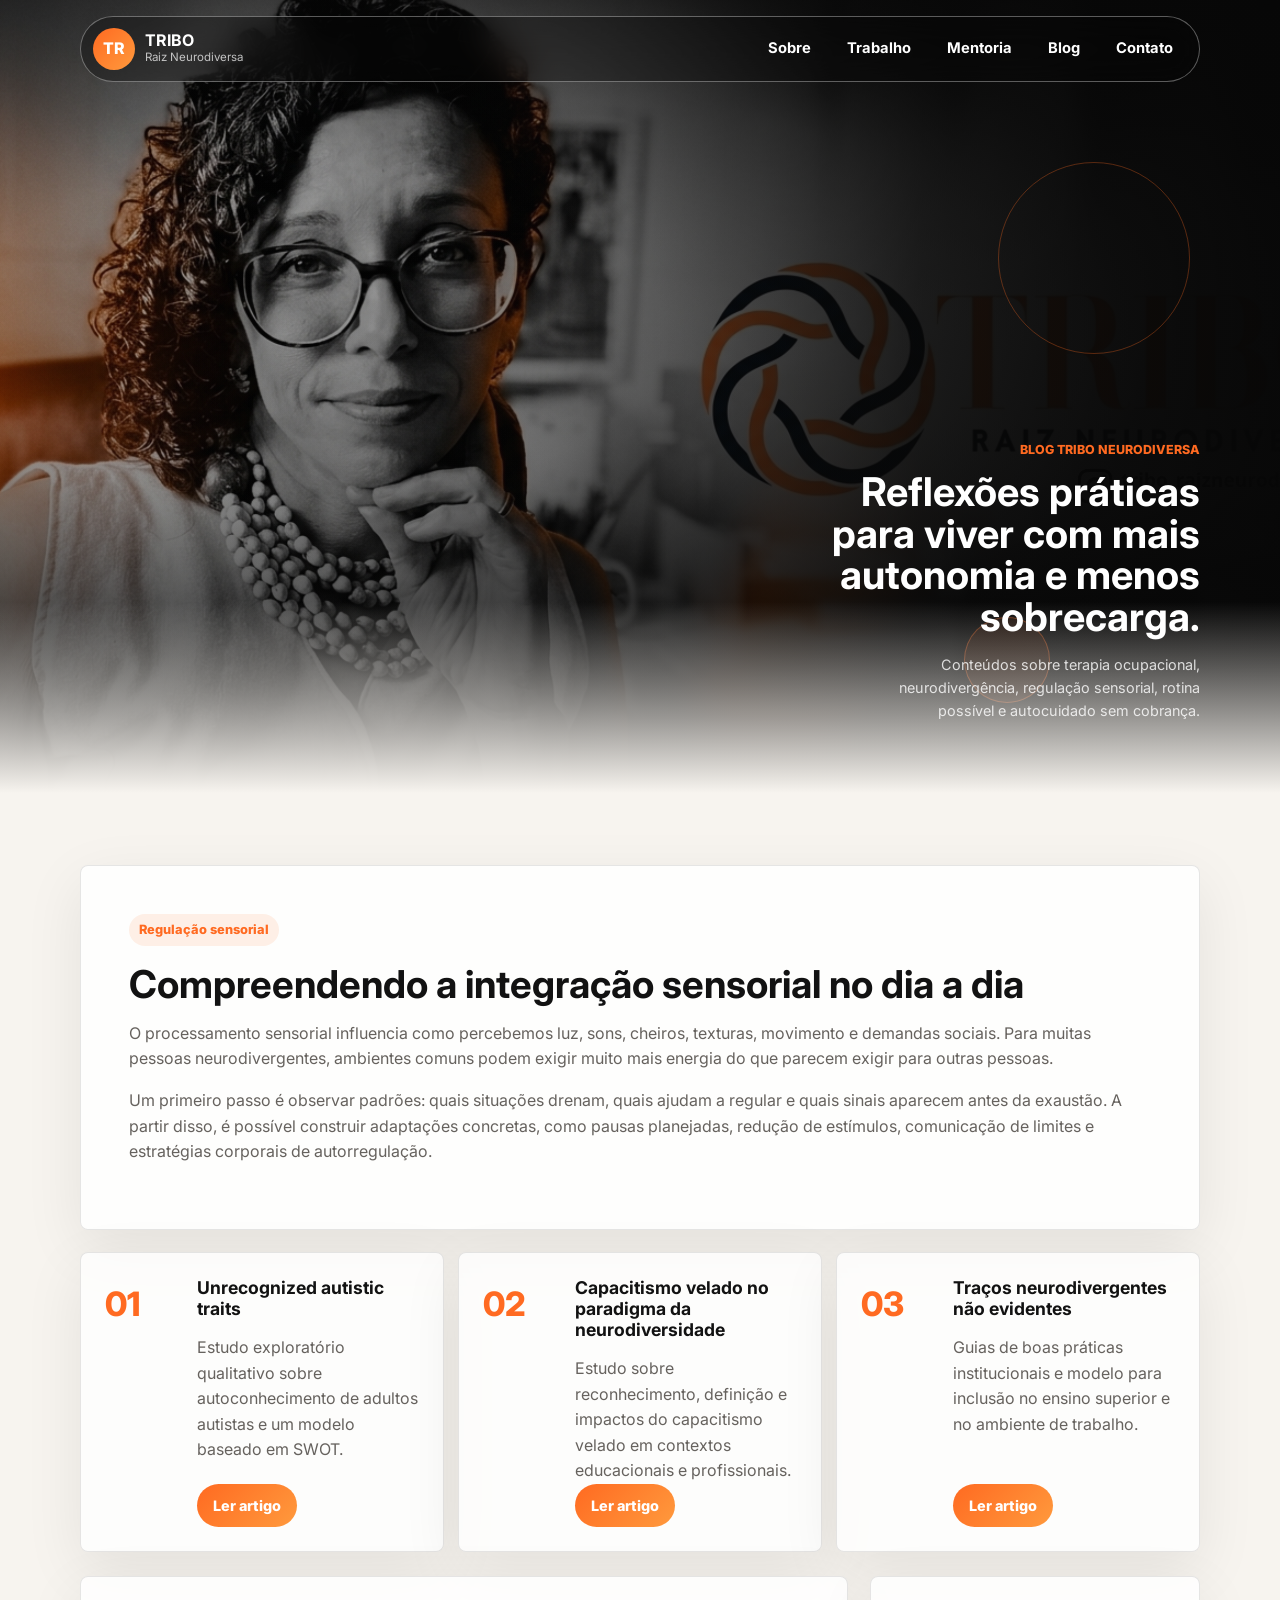
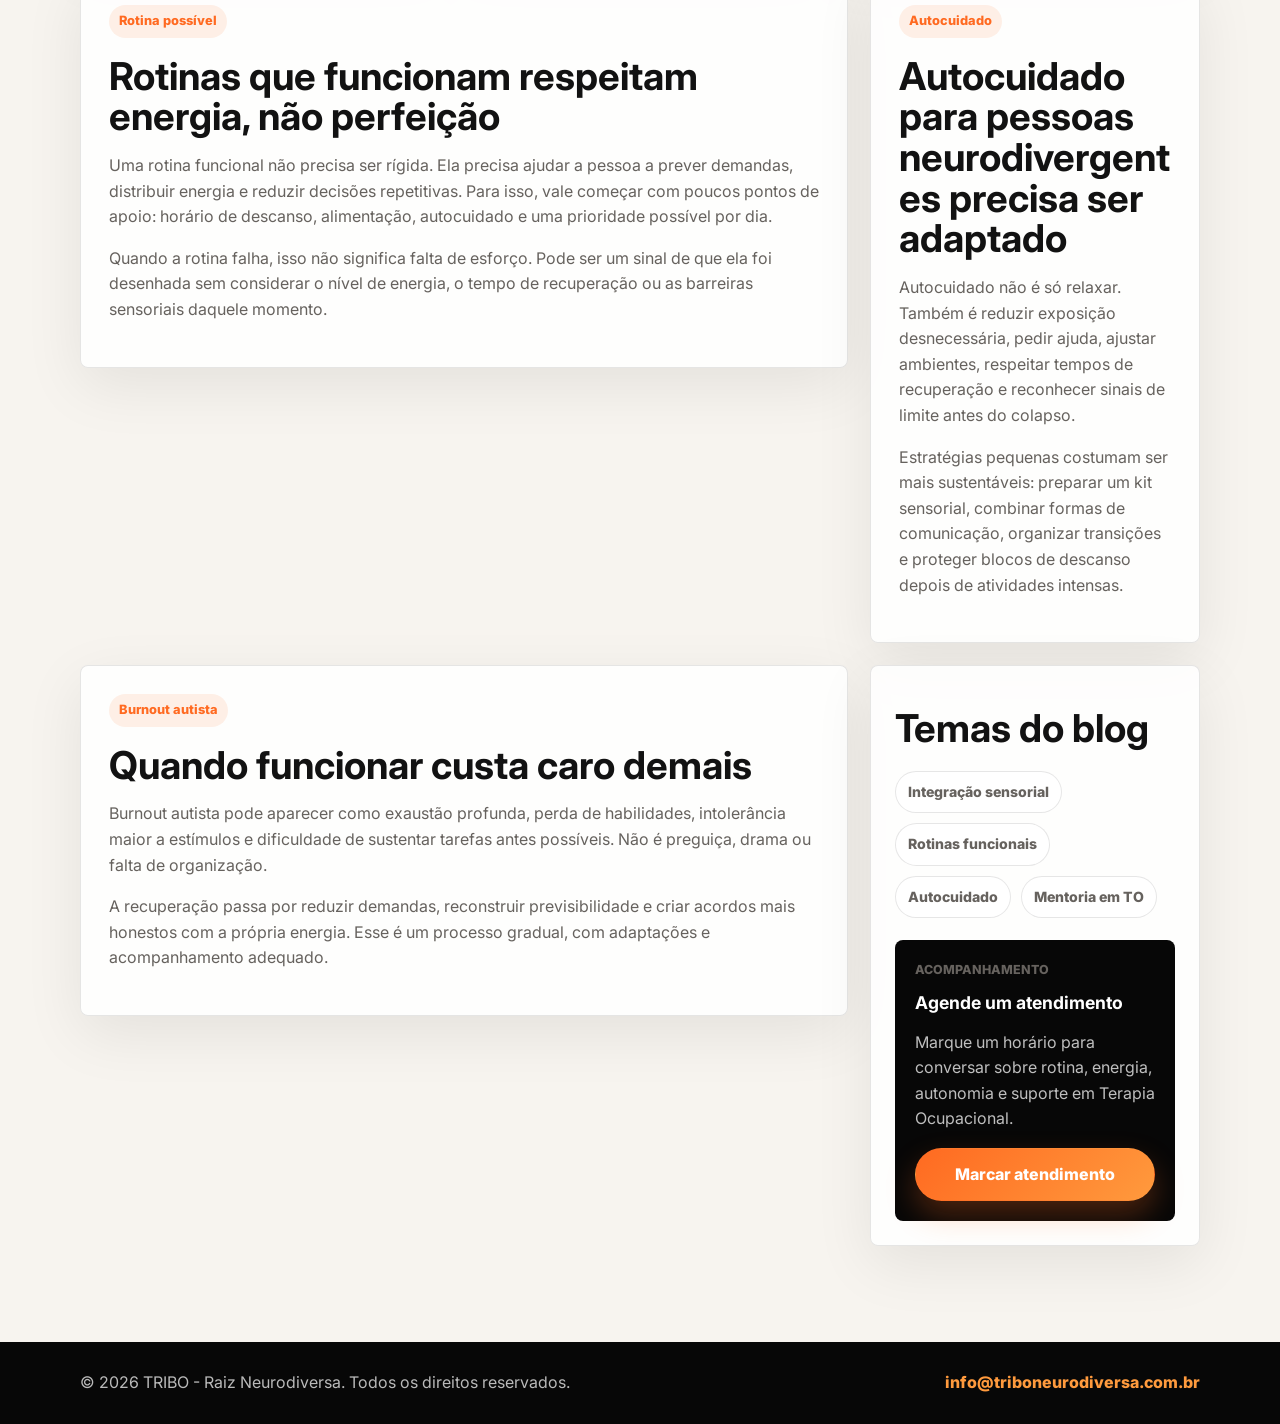
<file: blog.html>
<!DOCTYPE html>
<html lang="pt-BR">
  <head>
    <meta charset="UTF-8" />
    <meta name="viewport" content="width=device-width, initial-scale=1.0" />
    <meta
      name="description"
      content="Blog TRIBO Raiz Neurodiversa com artigos sobre terapia ocupacional, neurodivergência, rotina, autocuidado e regulação sensorial."
    />
    <title>Blog | TRIBO Raiz Neurodiversa</title>
    <link rel="preconnect" href="https://fonts.googleapis.com" />
    <link rel="preconnect" href="https://fonts.gstatic.com" crossorigin />
    <link
      href="https://fonts.googleapis.com/css2?family=Inter:wght@400;500;600;700;800&display=swap"
      rel="stylesheet"
    />
    <link rel="stylesheet" href="styles.css" />
  </head>
  <body>
    <header class="site-header" data-header>
      <a class="brand" href="index.html#inicio" aria-label="TRIBO Raiz Neurodiversa">
        <span class="brand-mark">TR</span>
        <span>
          <strong>TRIBO</strong>
          <small>Raiz Neurodiversa</small>
        </span>
      </a>

      <button class="menu-toggle" type="button" aria-label="Abrir menu" aria-expanded="false" data-menu-toggle>
        <span></span>
        <span></span>
      </button>

      <nav class="main-nav" data-nav>
        <a href="index.html#sobre">Sobre</a>
        <a href="index.html#trabalho">Trabalho</a>
        <a href="index.html#mentoria">Mentoria</a>
        <a href="blog.html">Blog</a>
        <a href="index.html#contato">Contato</a>
      </nav>
    </header>

    <main>
      <section class="blog-hero">
        <div class="blog-hero-bg" aria-hidden="true"></div>
        <div class="blog-hero-content reveal">
          <p class="eyebrow">Blog TRIBO Neurodiversa</p>
          <h1>Reflexões práticas para viver com mais autonomia e menos sobrecarga.</h1>
          <p>
            Conteúdos sobre terapia ocupacional, neurodivergência, regulação sensorial,
            rotina possível e autocuidado sem cobrança.
          </p>
        </div>
      </section>

      <section class="section blog-page">
        <article class="featured-article reveal" id="integracao-sensorial">
          <span class="tag">Regulação sensorial</span>
          <h2>Compreendendo a integração sensorial no dia a dia</h2>
          <p>
            O processamento sensorial influencia como percebemos luz, sons, cheiros, texturas,
            movimento e demandas sociais. Para muitas pessoas neurodivergentes, ambientes comuns
            podem exigir muito mais energia do que parecem exigir para outras pessoas.
          </p>
          <p>
            Um primeiro passo é observar padrões: quais situações drenam, quais ajudam a regular
            e quais sinais aparecem antes da exaustão. A partir disso, é possível construir
            adaptações concretas, como pausas planejadas, redução de estímulos, comunicação de
            limites e estratégias corporais de autorregulação.
          </p>
        </article>

        <div class="blog-list article-links scientific-links">
          <a class="post reveal" href="https://www.researchgate.net/publication/393886151_Unrecognized_autistic_traits_a_qualitative_exploratory_study_toward_a_SWOT-based_model_for_autistic_adult_self-awareness" target="_blank" rel="noreferrer">
            <span>01</span>
            <div>
              <h3>Unrecognized autistic traits</h3>
              <p>Estudo exploratório qualitativo sobre autoconhecimento de adultos autistas e um modelo baseado em SWOT.</p>
              <span class="read-link">Ler artigo</span>
            </div>
          </a>
          <a class="post reveal" href="https://preprints.scielo.org/index.php/scielo/preprint/view/12114" target="_blank" rel="noreferrer">
            <span>02</span>
            <div>
              <h3>Capacitismo velado no paradigma da neurodiversidade</h3>
              <p>Estudo sobre reconhecimento, definição e impactos do capacitismo velado em contextos educacionais e profissionais.</p>
              <span class="read-link">Ler artigo</span>
            </div>
          </a>
          <a class="post reveal" href="https://preprints.scielo.org/index.php/scielo/preprint/view/12091" target="_blank" rel="noreferrer">
            <span>03</span>
            <div>
              <h3>Traços neurodivergentes não evidentes</h3>
              <p>Guias de boas práticas institucionais e modelo para inclusão no ensino superior e no ambiente de trabalho.</p>
              <span class="read-link">Ler artigo</span>
            </div>
          </a>
        </div>

        <div class="blog-page-grid">
          <article class="article-card reveal" id="rotinas">
            <span class="tag">Rotina possível</span>
            <h2>Rotinas que funcionam respeitam energia, não perfeição</h2>
            <p>
              Uma rotina funcional não precisa ser rígida. Ela precisa ajudar a pessoa a prever
              demandas, distribuir energia e reduzir decisões repetitivas. Para isso, vale começar
              com poucos pontos de apoio: horário de descanso, alimentação, autocuidado e uma
              prioridade possível por dia.
            </p>
            <p>
              Quando a rotina falha, isso não significa falta de esforço. Pode ser um sinal de que
              ela foi desenhada sem considerar o nível de energia, o tempo de recuperação ou as
              barreiras sensoriais daquele momento.
            </p>
          </article>

          <article class="article-card reveal" id="autocuidado" style="--delay: 90ms">
            <span class="tag">Autocuidado</span>
            <h2>Autocuidado para pessoas neurodivergentes precisa ser adaptado</h2>
            <p>
              Autocuidado não é só relaxar. Também é reduzir exposição desnecessária, pedir ajuda,
              ajustar ambientes, respeitar tempos de recuperação e reconhecer sinais de limite
              antes do colapso.
            </p>
            <p>
              Estratégias pequenas costumam ser mais sustentáveis: preparar um kit sensorial,
              combinar formas de comunicação, organizar transições e proteger blocos de descanso
              depois de atividades intensas.
            </p>
          </article>

          <article class="article-card reveal" style="--delay: 180ms">
            <span class="tag">Burnout autista</span>
            <h2>Quando funcionar custa caro demais</h2>
            <p>
              Burnout autista pode aparecer como exaustão profunda, perda de habilidades,
              intolerância maior a estímulos e dificuldade de sustentar tarefas antes possíveis.
              Não é preguiça, drama ou falta de organização.
            </p>
            <p>
              A recuperação passa por reduzir demandas, reconstruir previsibilidade e criar
              acordos mais honestos com a própria energia. Esse é um processo gradual, com
              adaptações e acompanhamento adequado.
            </p>
          </article>

          <aside class="blog-sidebar reveal" style="--delay: 220ms">
            <h2>Temas do blog</h2>
            <div class="category-list">
              <a href="#integracao-sensorial">Integração sensorial</a>
              <a href="#rotinas">Rotinas funcionais</a>
              <a href="#autocuidado">Autocuidado</a>
              <a href="index.html#mentoria">Mentoria em TO</a>
            </div>
            <div class="sidebar-cta">
              <p class="eyebrow">Acompanhamento</p>
              <h3>Agende um atendimento</h3>
              <p>Marque um horário para conversar sobre rotina, energia, autonomia e suporte em Terapia Ocupacional.</p>
              <a class="btn primary" href="https://calendar.app.google/g72W9HjMRA5YWgrL8" target="_blank" rel="noreferrer">
                Marcar atendimento
              </a>
            </div>
          </aside>
        </div>
      </section>
    </main>

    <footer class="footer">
      <p>© 2026 TRIBO - Raiz Neurodiversa. Todos os direitos reservados.</p>
      <a href="mailto:info@triboneurodiversa.com.br">info@triboneurodiversa.com.br</a>
    </footer>

    <script src="script.js"></script>
  </body>
</html>
</file>
<file: styles.css>
:root {
  --black: #070707;
  --ink: #121212;
  --muted: #66625e;
  --line: rgba(18, 18, 18, 0.1);
  --paper: #f7f4ef;
  --white: #ffffff;
  --orange: #ff6a21;
  --orange-2: #ff9a3d;
  --shadow: 0 24px 70px rgba(7, 7, 7, 0.13);
  --radius: 8px;
  --container: min(1120px, calc(100% - 40px));
}

* {
  box-sizing: border-box;
}

html {
  scroll-behavior: smooth;
}

body {
  margin: 0;
  color: var(--ink);
  background: var(--paper);
  font-family: Inter, Arial, sans-serif;
  line-height: 1.6;
}

a {
  color: inherit;
  text-decoration: none;
}

button,
input,
select,
textarea {
  font: inherit;
}

.site-header {
  position: fixed;
  inset: 16px 0 auto;
  z-index: 30;
  width: var(--container);
  margin: 0 auto;
  display: flex;
  align-items: center;
  justify-content: space-between;
  padding: 10px 12px;
  border: 1px solid rgba(255, 255, 255, 0.34);
  border-radius: 999px;
  color: var(--white);
  background: rgba(7, 7, 7, 0.34);
  backdrop-filter: blur(18px);
  transition: background 0.25s ease, color 0.25s ease, box-shadow 0.25s ease;
}

.site-header.scrolled {
  color: var(--ink);
  background: rgba(255, 255, 255, 0.84);
  box-shadow: 0 14px 35px rgba(0, 0, 0, 0.08);
}

.brand {
  display: inline-flex;
  align-items: center;
  gap: 10px;
  min-width: 0;
}

.brand-mark {
  display: grid;
  place-items: center;
  width: 42px;
  height: 42px;
  border-radius: 50%;
  color: var(--white);
  background: linear-gradient(135deg, var(--orange), var(--orange-2));
  font-weight: 800;
}

.brand strong,
.brand small {
  display: block;
}

.brand strong {
  line-height: 1;
}

.brand small {
  color: currentColor;
  font-size: 0.72rem;
  opacity: 0.72;
}

.main-nav {
  display: flex;
  align-items: center;
  gap: 8px;
}

.main-nav a {
  padding: 10px 14px;
  border-radius: 999px;
  font-size: 0.92rem;
  font-weight: 700;
  transition: background 0.2s ease, transform 0.2s ease;
}

.main-nav a:hover {
  background: rgba(255, 106, 33, 0.15);
  transform: translateY(-1px);
}

.menu-toggle {
  display: none;
  width: 42px;
  height: 42px;
  border: 0;
  border-radius: 50%;
  color: inherit;
  background: rgba(255, 255, 255, 0.16);
}

.menu-toggle span {
  display: block;
  width: 18px;
  height: 2px;
  margin: 5px auto;
  background: currentColor;
}

.hero {
  position: relative;
  min-height: 86vh;
  display: grid;
  align-items: end;
  padding: 140px 0 70px;
  overflow: hidden;
  color: var(--white);
  background: var(--black);
}

.hero-bg {
  position: absolute;
  inset: 0;
  background:
    radial-gradient(circle at 74% 48%, rgba(255, 106, 33, 0.22), transparent 20%),
    linear-gradient(90deg, rgba(7, 7, 7, 0.96) 0%, rgba(7, 7, 7, 0.78) 42%, rgba(7, 7, 7, 0.58) 68%, rgba(7, 7, 7, 0.92) 100%),
    linear-gradient(180deg, rgba(7, 7, 7, 0.22), rgba(7, 7, 7, 0.88)),
    url("image.webp") 78% center / cover no-repeat,
    radial-gradient(circle at 90% 18%, rgba(255, 106, 33, 0.32), transparent 24%),
    linear-gradient(135deg, #050505 0%, #17110d 48%, #050505 100%);
  background-color: var(--black);
  transform: scale(1);
  animation: slowZoom 16s ease-in-out infinite alternate;
}

.hero-bg::before,
.hero-bg::after {
  content: "";
  position: absolute;
  border: 1px solid rgba(255, 106, 33, 0.32);
  border-radius: 50%;
  pointer-events: none;
}

.hero-bg::before {
  right: 6vw;
  top: 18vh;
  width: 230px;
  height: 230px;
}

.hero-bg::after {
  right: 13vw;
  bottom: 16vh;
  width: 110px;
  height: 110px;
  background: rgba(255, 106, 33, 0.08);
}

.hero::after {
  content: "";
  position: absolute;
  inset: auto 0 0;
  height: 30%;
  background: linear-gradient(0deg, var(--paper), rgba(247, 244, 239, 0));
}

.hero-content,
.hero-card {
  position: relative;
  z-index: 1;
  width: var(--container);
  margin: 0 auto;
}

.hero-content {
  max-width: 680px;
  margin-left: max(20px, calc((100% - 1120px) / 2));
}

.eyebrow {
  margin: 0 0 12px;
  color: var(--orange);
  font-size: 0.78rem;
  font-weight: 800;
  letter-spacing: 0;
  text-transform: uppercase;
}

h1,
h2,
h3,
p {
  overflow-wrap: break-word;
}

h1,
h2 {
  margin: 0;
  line-height: 0.98;
  letter-spacing: 0;
  hyphens: none;
}

h1 {
  max-width: 760px;
  font-size: clamp(2.8rem, 6.7vw, 5.85rem);
}

h2 {
  font-size: clamp(2.1rem, 4.8vw, 4.4rem);
}

h3 {
  margin: 0;
  font-size: 1.1rem;
  line-height: 1.2;
}

.hero-content > p:not(.eyebrow) {
  max-width: 620px;
  margin: 20px 0 0;
  color: rgba(255, 255, 255, 0.82);
  font-size: 1.08rem;
}

.hero-actions {
  display: flex;
  flex-wrap: wrap;
  gap: 12px;
  margin-top: 8px;
}

.hero-actions .btn {
  min-height: 44px;
  padding: 11px 18px;
  font-size: 0.92rem;
}

.hero-socials {
  display: grid;
  gap: 10px;
  max-width: 560px;
  margin-top: 26px;
}

.hero-socials span {
  color: rgba(255, 255, 255, 0.72);
  font-size: 0.82rem;
  font-weight: 800;
  text-transform: uppercase;
}

.hero-socials div {
  display: flex;
  flex-wrap: wrap;
  gap: 10px;
}

.hero-socials a {
  display: inline-flex;
  align-items: center;
  gap: 8px;
  min-height: 38px;
  padding: 8px 13px;
  border: 1px solid rgba(255, 255, 255, 0.2);
  border-radius: 999px;
  color: var(--white);
  background: rgba(255, 255, 255, 0.1);
  font-size: 0.88rem;
  font-weight: 800;
  transition: transform 0.2s ease, border-color 0.2s ease, background 0.2s ease;
}

.hero-socials svg {
  width: 18px;
  height: 18px;
  fill: currentColor;
  flex: 0 0 auto;
}

.hero-socials a:hover {
  border-color: rgba(255, 154, 61, 0.74);
  background: rgba(255, 106, 33, 0.18);
  transform: translateY(-2px);
}

.btn {
  display: inline-flex;
  align-items: center;
  justify-content: center;
  min-height: 48px;
  padding: 13px 20px;
  border: 1px solid transparent;
  border-radius: 999px;
  cursor: pointer;
  font-weight: 800;
  transition: transform 0.2s ease, box-shadow 0.2s ease, background 0.2s ease;
}

.btn:hover {
  transform: translateY(-2px);
}

.btn.primary {
  color: var(--white);
  background: linear-gradient(135deg, var(--orange), var(--orange-2));
  box-shadow: 0 14px 30px rgba(255, 106, 33, 0.28);
}

.btn.ghost {
  color: var(--white);
  border-color: rgba(255, 255, 255, 0.32);
  background: rgba(255, 255, 255, 0.08);
}

.btn.light {
  color: var(--ink);
  border-color: var(--line);
  background: var(--white);
}

.hero-card {
  max-width: 920px;
  margin-top: 76px;
  margin-right: auto;
  margin-left: auto;
  display: grid;
  grid-template-columns: 150px minmax(0, 1fr) minmax(220px, 0.72fr);
  gap: 24px;
  align-items: center;
  padding: 26px;
  border: 1px solid rgba(255, 255, 255, 0.28);
  border-radius: var(--radius);
  background: rgba(7, 7, 7, 0.46);
  backdrop-filter: blur(16px);
  box-shadow: var(--shadow);
}

.hero-profile-image {
  height: 150px;
  margin: 0;
  overflow: hidden;
  border: 1px solid rgba(255, 255, 255, 0.26);
  border-radius: var(--radius);
  background: rgba(255, 255, 255, 0.08);
}

.hero-profile-image img {
  display: block;
  width: 100%;
  height: 100%;
  object-fit: cover;
  object-position: 10% 42%;
  transform: scale(2.25);
}

.hero-card span {
  color: var(--orange-2);
  font-weight: 800;
}

.hero-card strong {
  display: block;
  margin: 4px 0 8px;
  font-size: 1.35rem;
}

.hero-card p {
  margin: 0;
  color: rgba(255, 255, 255, 0.76);
}

.hero-card ul {
  display: grid;
  gap: 10px;
  margin: 0;
  padding: 0;
  list-style: none;
}

.hero-card li {
  position: relative;
  padding-left: 18px;
  color: rgba(255, 255, 255, 0.82);
  font-size: 0.94rem;
  font-weight: 700;
}

.hero-card li::before {
  content: "";
  position: absolute;
  left: 0;
  top: 0.68em;
  width: 7px;
  height: 7px;
  border-radius: 50%;
  background: var(--orange);
}

.section {
  width: var(--container);
  margin: 0 auto;
  padding: 96px 0;
}

.section-heading {
  max-width: 840px;
  margin-bottom: 36px;
}

.intro-grid {
  display: grid;
  gap: 30px;
  align-items: start;
}

.intro-story {
  display: grid;
  grid-template-columns: minmax(0, 0.82fr) minmax(320px, 1fr);
  gap: 42px;
  align-items: stretch;
}

.intro-copy {
  padding-top: 8px;
  color: var(--muted);
  font-size: 1.08rem;
}

.intro-copy p:first-child {
  margin-top: 0;
}

.intro-media {
  position: relative;
  min-height: 320px;
  margin: 0;
  overflow: hidden;
  border: 1px solid var(--line);
  border-radius: var(--radius);
  background: var(--white);
  box-shadow: 0 18px 60px rgba(7, 7, 7, 0.08);
}

.intro-media img {
  display: block;
  width: 100%;
  height: 100%;
  object-fit: cover;
}

.principles,
.work-grid,
.ebook-grid {
  display: grid;
  gap: 18px;
}

.principles {
  grid-template-columns: repeat(3, minmax(0, 1fr));
}

.floating-card,
.service-card,
.ebook-card,
.post,
.contact-panel {
  border: 1px solid var(--line);
  border-radius: var(--radius);
  background: rgba(255, 255, 255, 0.78);
  box-shadow: 0 18px 60px rgba(7, 7, 7, 0.08);
}

.floating-card {
  min-height: 260px;
  padding: 22px;
  overflow: hidden;
  transition: transform 0.25s ease, box-shadow 0.25s ease;
}

.floating-card::after {
  content: "";
  display: block;
  width: 100%;
  height: 92px;
  margin-top: 20px;
  border-radius: var(--radius);
  background: url("image (3).webp") center / cover no-repeat;
  opacity: 0.72;
}

.floating-card:nth-child(2)::after {
  background-image: url("image (2).webp");
}

.floating-card:nth-child(3)::after {
  background-image: url("tumisu-mental-health-2313430.jpg");
}

.floating-card:nth-child(2) {
  transform: translateY(28px);
}

.floating-card:nth-child(3) {
  transform: translateY(56px);
}

.floating-card:hover,
.service-card:hover,
.ebook-card:hover {
  transform: translateY(-8px);
  box-shadow: 0 30px 80px rgba(7, 7, 7, 0.14);
}

.floating-card:nth-child(2):hover,
.floating-card:nth-child(3):hover {
  transform: translateY(18px);
}

.icon,
.tag {
  display: inline-flex;
  align-items: center;
  min-height: 32px;
  padding: 6px 10px;
  border-radius: 999px;
  color: var(--orange);
  background: rgba(255, 106, 33, 0.1);
  font-size: 0.8rem;
  font-weight: 800;
}

.floating-card h3,
.service-card h3,
.ebook-card h3 {
  margin-top: 24px;
}

.floating-card p,
.service-card p,
.ebook-card p,
.post p,
.profile-list p {
  color: var(--muted);
}

.profile {
  padding-top: 28px;
}

.profile-panel {
  display: grid;
  grid-template-columns: minmax(320px, 0.82fr) minmax(0, 1fr);
  gap: 42px;
  align-items: stretch;
  padding: clamp(24px, 5vw, 52px);
  border: 1px solid var(--line);
  border-radius: var(--radius);
  background:
    linear-gradient(135deg, rgba(255, 255, 255, 0.92), rgba(255, 255, 255, 0.76)),
    radial-gradient(circle at 12% 10%, rgba(255, 106, 33, 0.2), transparent 30%);
  box-shadow: var(--shadow);
}

.profile-media {
  min-height: 520px;
  margin: 0;
  overflow: hidden;
  border-radius: var(--radius);
  background: var(--black);
}

.profile-media img {
  display: block;
  width: 100%;
  height: 100%;
  object-fit: cover;
  object-position: 18% center;
}

.profile-copy h2 {
  font-size: clamp(2.1rem, 4vw, 3.65rem);
}

.profile-lead {
  color: var(--muted);
  font-size: 1.08rem;
  font-weight: 700;
}

.profile-list {
  display: grid;
  gap: 14px;
  margin-top: 28px;
}

.profile-list article {
  padding: 18px;
  border: 1px solid var(--line);
  border-radius: var(--radius);
  background: rgba(255, 255, 255, 0.74);
}

.profile-list h3 {
  font-size: 1rem;
}

.profile-list p {
  margin-bottom: 0;
  font-size: 0.94rem;
}

.work {
  width: 100%;
  padding-right: max(20px, calc((100% - 1120px) / 2));
  padding-left: max(20px, calc((100% - 1120px) / 2));
  background: var(--black);
  color: var(--white);
}

.work .section-heading {
  color: var(--white);
}

.work-grid {
  grid-template-columns: repeat(3, minmax(0, 1fr));
}

.service-card {
  position: relative;
  min-height: 360px;
  padding: 28px;
  color: var(--white);
  background: linear-gradient(180deg, rgba(255, 255, 255, 0.1), rgba(255, 255, 255, 0.04));
  border-color: rgba(255, 255, 255, 0.12);
}

.service-card p {
  color: rgba(255, 255, 255, 0.68);
}

.service-card .card-link {
  position: absolute;
  right: 28px;
  bottom: 26px;
  left: 28px;
  color: var(--orange-2);
  font-weight: 800;
}

.service-icon {
  display: grid;
  place-items: center;
  width: 54px;
  height: 54px;
  border-radius: 50%;
  color: var(--white);
  background: linear-gradient(135deg, var(--orange), var(--orange-2));
}

.service-icon svg,
.socials svg {
  width: 24px;
  height: 24px;
  fill: currentColor;
}

.mentorship {
  width: 100%;
  padding-right: max(20px, calc((100% - 1120px) / 2));
  padding-left: max(20px, calc((100% - 1120px) / 2));
  background:
    radial-gradient(circle at 88% 10%, rgba(255, 106, 33, 0.18), transparent 28%),
    linear-gradient(180deg, var(--paper), #ffffff);
}

.mentorship-panel {
  position: relative;
  display: grid;
  grid-template-columns: minmax(0, 0.95fr) minmax(320px, 1.05fr);
  gap: 42px;
  align-items: center;
  padding: clamp(24px, 5vw, 54px);
  border: 1px solid var(--line);
  border-radius: var(--radius);
  background:
    linear-gradient(135deg, rgba(255, 255, 255, 0.96), rgba(255, 255, 255, 0.74)),
    linear-gradient(135deg, rgba(255, 106, 33, 0.14), rgba(255, 154, 61, 0));
  box-shadow: var(--shadow);
  overflow: hidden;
}

.mentorship-panel::before {
  content: "";
  position: absolute;
  inset: auto auto 0 0;
  width: min(270px, 30vw);
  aspect-ratio: 1;
  background: url("image (1).webp") left bottom / contain no-repeat;
  opacity: 0.14;
  pointer-events: none;
}

.mentorship-copy,
.mentorship-card-stack {
  position: relative;
  z-index: 1;
}

.mentorship-copy p:not(.eyebrow) {
  max-width: 620px;
  color: var(--muted);
  font-size: 1.06rem;
}

.mentorship-copy h2 {
  font-size: clamp(2rem, 3.8vw, 3.55rem);
  line-height: 1;
}

.mentorship-actions {
  display: flex;
  flex-wrap: wrap;
  gap: 12px;
  margin-top: 28px;
}

.mentorship-card-stack {
  display: grid;
  gap: 16px;
}

.mentorship-card {
  display: grid;
  grid-template-columns: 54px 1fr;
  gap: 14px 18px;
  align-items: start;
  padding: 22px;
  border: 1px solid var(--line);
  border-radius: var(--radius);
  background: rgba(255, 255, 255, 0.88);
  box-shadow: 0 16px 42px rgba(7, 7, 7, 0.08);
  transition: transform 0.24s ease, box-shadow 0.24s ease;
}

.mentorship-card:nth-child(2) {
  transform: translateX(-18px);
}

.mentorship-card:hover {
  transform: translateY(-5px);
  box-shadow: 0 24px 60px rgba(7, 7, 7, 0.13);
}

.mentorship-card:nth-child(2):hover {
  transform: translateX(-18px) translateY(-5px);
}

.mentorship-card span {
  display: grid;
  place-items: center;
  width: 46px;
  height: 46px;
  border-radius: 50%;
  color: var(--white);
  background: linear-gradient(135deg, var(--orange), var(--orange-2));
  font-weight: 800;
}

.mentorship-card h3 {
  margin-top: 2px;
}

.mentorship-card p {
  grid-column: 2;
  margin: -8px 0 0;
  color: var(--muted);
}

.video-section {
  padding-top: 58px;
}

.video-panel {
  display: grid;
  grid-template-columns: minmax(280px, 0.78fr) minmax(0, 1.22fr);
  gap: 28px;
  align-items: center;
  padding: clamp(22px, 4vw, 42px);
  border: 1px solid var(--line);
  border-radius: var(--radius);
  background: rgba(255, 255, 255, 0.86);
  box-shadow: var(--shadow);
}

.video-copy p {
  color: var(--muted);
}

.video-frame {
  position: relative;
  overflow: hidden;
  border-radius: var(--radius);
  background: var(--black);
  aspect-ratio: 16 / 9;
}

.video-frame iframe {
  position: absolute;
  inset: 0;
  width: 100%;
  height: 100%;
  border: 0;
}

.ebook-grid {
  grid-template-columns: repeat(3, minmax(0, 1fr));
}

.ebook-card {
  position: relative;
  display: flex;
  flex-direction: column;
  min-height: 470px;
  padding: 28px;
  overflow: hidden;
}

.ebook-card::before {
  content: "";
  position: absolute;
  inset: auto -30px -60px auto;
  width: 150px;
  height: 150px;
  border-radius: 50%;
  background: linear-gradient(135deg, rgba(255, 106, 33, 0.24), rgba(255, 154, 61, 0));
}

.ebook-card a {
  display: inline-flex;
  align-items: center;
  justify-content: center;
  align-self: flex-start;
  min-height: 42px;
  margin-top: auto;
  padding: 10px 16px;
  border-radius: 999px;
  color: var(--orange);
  background: rgba(255, 106, 33, 0.1);
  font-weight: 800;
}

.ebook-cover {
  position: relative;
  z-index: 1;
  height: 178px;
  margin: 0 0 20px;
  overflow: hidden;
  border-radius: var(--radius);
  background: #ffffff;
}

.ebook-cover img {
  display: block;
  width: 100%;
  height: 100%;
  object-fit: contain;
  object-position: center;
}

.ebook-card .tag,
.ebook-card h3,
.ebook-card p,
.ebook-card a {
  position: relative;
  z-index: 1;
}

.article-links {
  grid-template-columns: repeat(3, minmax(0, 1fr));
}

.article-links .post {
  min-height: 300px;
  align-items: start;
}

.article-links .post > div {
  display: flex;
  flex-direction: column;
  min-height: 100%;
}

.article-links .read-link {
  align-self: flex-start;
  margin-top: auto;
}

.scientific-links {
  margin-bottom: 24px;
}

.blog {
  padding-top: 56px;
}

.blog-list {
  display: grid;
  gap: 14px;
}

.post {
  display: grid;
  grid-template-columns: 70px 1fr;
  gap: 22px;
  align-items: center;
  padding: 24px;
  transition: transform 0.22s ease, box-shadow 0.22s ease;
}

.post:hover {
  transform: translateY(-4px);
  box-shadow: 0 24px 64px rgba(7, 7, 7, 0.12);
}

.post > span {
  color: var(--orange);
  font-size: 2.1rem;
  font-weight: 800;
}

.post p {
  margin-bottom: 0;
}

.read-link {
  display: inline-flex;
  align-items: center;
  justify-content: center;
  min-height: 42px;
  margin-top: 20px;
  padding: 10px 16px;
  border-radius: 999px;
  color: var(--white);
  background: linear-gradient(135deg, var(--orange), var(--orange-2));
  font-size: 0.9rem;
  font-weight: 800;
}

.blog-cta {
  margin-top: 24px;
}

.blog-hero {
  position: relative;
  min-height: 68vh;
  display: grid;
  align-items: end;
  justify-items: end;
  padding: 180px max(20px, calc((100% - 1120px) / 2)) 56px;
  overflow: hidden;
  color: var(--white);
  background: var(--black);
}

.blog-hero-bg {
  position: absolute;
  inset: 0;
  background:
    radial-gradient(ellipse at 24% 42%, rgba(7, 7, 7, 0.04) 0%, rgba(7, 7, 7, 0.08) 26%, rgba(7, 7, 7, 0.72) 62%, rgba(7, 7, 7, 0.96) 100%),
    linear-gradient(90deg, rgba(7, 7, 7, 0.08) 0%, rgba(7, 7, 7, 0.22) 34%, rgba(7, 7, 7, 0.82) 72%, rgba(7, 7, 7, 0.96) 100%),
    linear-gradient(180deg, rgba(7, 7, 7, 0.08) 0%, rgba(7, 7, 7, 0.48) 100%),
    url("banner.png") left top / auto 100% no-repeat,
    radial-gradient(circle at 88% 20%, rgba(255, 106, 33, 0.28), transparent 24%),
    linear-gradient(135deg, #050505 0%, #17110d 48%, #050505 100%);
  background-color: var(--black);
  transform: scale(1);
}

.blog-hero-bg::before,
.blog-hero-bg::after {
  content: "";
  position: absolute;
  border: 1px solid rgba(255, 106, 33, 0.32);
  border-radius: 50%;
  pointer-events: none;
}

.blog-hero-bg::before {
  right: 7vw;
  top: 18vh;
  width: 190px;
  height: 190px;
}

.blog-hero-bg::after {
  right: 18vw;
  bottom: 10vh;
  width: 84px;
  height: 84px;
  background: rgba(255, 106, 33, 0.08);
}

.blog-hero::after {
  content: "";
  position: absolute;
  inset: auto 0 0;
  height: 24%;
  background: linear-gradient(0deg, var(--paper), rgba(247, 244, 239, 0));
}

.blog-hero-content {
  position: relative;
  z-index: 1;
  max-width: 390px;
  margin-top: 260px;
  text-align: right;
}

.blog-hero-content h1 {
  font-size: clamp(1.8rem, 3.1vw, 3rem);
  line-height: 1.05;
}

.blog-hero-content p:not(.eyebrow) {
  max-width: 360px;
  margin-left: auto;
  color: rgba(255, 255, 255, 0.8);
  font-size: 0.9rem;
}

.blog-page {
  padding-top: 72px;
}

.featured-article,
.article-card,
.blog-sidebar {
  border: 1px solid var(--line);
  border-radius: var(--radius);
  background: rgba(255, 255, 255, 0.86);
  box-shadow: 0 18px 60px rgba(7, 7, 7, 0.08);
}

.featured-article {
  margin-bottom: 22px;
  padding: clamp(24px, 5vw, 48px);
}

.featured-article h2,
.article-card h2,
.blog-sidebar h2 {
  margin-top: 18px;
  font-size: clamp(1.75rem, 3vw, 3rem);
  line-height: 1.06;
}

.featured-article p,
.article-card p,
.blog-sidebar p {
  color: var(--muted);
}

.blog-page-grid {
  display: grid;
  grid-template-columns: minmax(0, 1fr) 330px;
  gap: 22px;
  align-items: start;
}

.article-card {
  padding: 28px;
}

.blog-sidebar {
  position: sticky;
  top: 104px;
  display: grid;
  gap: 22px;
  padding: 24px;
}

.category-list {
  display: flex;
  flex-wrap: wrap;
  gap: 10px;
}

.category-list a {
  padding: 9px 12px;
  border: 1px solid var(--line);
  border-radius: 999px;
  color: var(--muted);
  background: var(--white);
  font-size: 0.88rem;
  font-weight: 800;
  transition: color 0.2s ease, border-color 0.2s ease, transform 0.2s ease;
}

.category-list a:hover {
  color: var(--orange);
  border-color: rgba(255, 106, 33, 0.45);
  transform: translateY(-2px);
}

.sidebar-cta {
  padding: 20px;
  border-radius: var(--radius);
  color: var(--white);
  background: var(--black);
}

.sidebar-cta h3 {
  margin-top: 0;
}

.sidebar-cta p:not(.eyebrow) {
  color: rgba(255, 255, 255, 0.74);
}

.sidebar-cta .btn {
  width: 100%;
}

.contact {
  width: 100%;
  padding-right: max(20px, calc((100% - 1120px) / 2));
  padding-left: max(20px, calc((100% - 1120px) / 2));
}

.contact-panel {
  display: grid;
  grid-template-columns: minmax(0, 0.82fr) minmax(320px, 1fr);
  gap: 40px;
  padding: clamp(24px, 5vw, 54px);
  background:
    linear-gradient(135deg, rgba(255, 255, 255, 0.93), rgba(255, 255, 255, 0.72)),
    radial-gradient(circle at top right, rgba(255, 106, 33, 0.22), transparent 34%);
}

.contact-schedule {
  margin: 18px 0 24px;
}

.contact-panel > div > p:not(.eyebrow) {
  color: var(--muted);
}

.contact-panel h2 {
  font-size: clamp(2rem, 4.2vw, 3.7rem);
  line-height: 1.04;
}

.socials {
  display: flex;
  gap: 12px;
  margin-top: 26px;
}

.socials a {
  display: grid;
  place-items: center;
  width: 48px;
  height: 48px;
  border: 1px solid var(--line);
  border-radius: 50%;
  color: var(--ink);
  background: var(--white);
  transition: transform 0.2s ease, color 0.2s ease;
}

.socials a:hover {
  color: var(--orange);
  transform: translateY(-3px);
}

.contact-form {
  display: grid;
  gap: 14px;
}

.contact-form label {
  display: grid;
  gap: 7px;
  color: var(--muted);
  font-size: 0.86rem;
  font-weight: 800;
}

.contact-form input,
.contact-form select,
.contact-form textarea {
  width: 100%;
  border: 1px solid var(--line);
  border-radius: var(--radius);
  padding: 14px 14px;
  color: var(--ink);
  background: rgba(255, 255, 255, 0.92);
  outline: 0;
  transition: border 0.2s ease, box-shadow 0.2s ease;
}

.contact-form input:focus,
.contact-form select:focus,
.contact-form textarea:focus {
  border-color: rgba(255, 106, 33, 0.55);
  box-shadow: 0 0 0 4px rgba(255, 106, 33, 0.12);
}

.contact-form textarea {
  resize: vertical;
}

.contact-form .btn {
  border: 0;
}

.contact-form .btn:disabled {
  cursor: wait;
  opacity: 0.72;
  transform: none;
}

.form-note {
  min-height: 22px;
  margin: 0;
  color: var(--muted);
  font-size: 0.9rem;
}

.footer {
  display: flex;
  flex-wrap: wrap;
  gap: 12px 24px;
  align-items: center;
  justify-content: space-between;
  padding: 28px max(20px, calc((100% - 1120px) / 2));
  color: rgba(255, 255, 255, 0.72);
  background: var(--black);
}

.footer p {
  margin: 0;
}

.footer a {
  color: var(--orange-2);
  font-weight: 800;
}

.reveal {
  opacity: 0;
  transform: translateY(28px);
  transition: opacity 0.7s ease var(--delay, 0ms), transform 0.7s ease var(--delay, 0ms);
}

.reveal.visible {
  opacity: 1;
  transform: translateY(0);
}

@keyframes slowZoom {
  from {
    transform: scale(1);
  }

  to {
    transform: scale(1.015);
  }
}

@media (max-width: 900px) {
  :root {
    --container: min(100% - 28px, 1120px);
  }

  .menu-toggle {
    display: block;
  }

  .main-nav {
    position: absolute;
    top: calc(100% + 10px);
    right: 0;
    display: none;
    width: min(280px, 100%);
    padding: 10px;
    border: 1px solid var(--line);
    border-radius: var(--radius);
    color: var(--ink);
    background: rgba(255, 255, 255, 0.96);
    box-shadow: var(--shadow);
  }

  .main-nav.open {
    display: grid;
  }

  .main-nav a {
    border-radius: var(--radius);
  }

  .hero {
    min-height: 82vh;
  }

  .hero-bg {
    background:
      radial-gradient(circle at 58% 30%, rgba(255, 106, 33, 0.2), transparent 22%),
      linear-gradient(180deg, rgba(7, 7, 7, 0.86) 0%, rgba(7, 7, 7, 0.62) 44%, rgba(7, 7, 7, 0.88) 100%),
      linear-gradient(90deg, rgba(7, 7, 7, 0.9), rgba(7, 7, 7, 0.35), rgba(7, 7, 7, 0.86)),
      url("image.webp") center 24% / cover no-repeat,
      radial-gradient(circle at 86% 18%, rgba(255, 106, 33, 0.24), transparent 26%),
      linear-gradient(135deg, #050505 0%, #17110d 48%, #050505 100%);
    background-color: var(--black);
  }

  .hero-content {
    width: var(--container);
    margin: 0 auto;
  }

  .hero-card {
    width: var(--container);
    margin-right: auto;
    grid-template-columns: 1fr;
  }

  .hero-profile-image {
    height: 220px;
  }

  .hero-profile-image img {
    object-position: 8% 42%;
    transform: scale(1.7);
  }

  .intro-grid,
  .intro-story,
  .profile-panel,
  .blog-page-grid,
  .contact-panel {
    grid-template-columns: 1fr;
  }

  .blog-sidebar {
    position: static;
  }

  .blog-hero-content {
    max-width: min(360px, 56vw);
    margin-top: 210px;
  }

  .blog-hero-content h1 {
    font-size: clamp(1.65rem, 4.8vw, 2.55rem);
  }

  .principles,
  .work-grid,
  .mentorship-panel,
  .ebook-grid,
  .article-links,
  .video-panel {
    grid-template-columns: 1fr;
  }

  .mentorship-card:nth-child(2),
  .mentorship-card:nth-child(2):hover {
    transform: none;
  }

  .floating-card,
  .floating-card:nth-child(2),
  .floating-card:nth-child(3),
  .floating-card:nth-child(2):hover,
  .floating-card:nth-child(3):hover {
    min-height: auto;
    transform: none;
  }

  .profile-media {
    min-height: 340px;
  }
}

@media (max-width: 560px) {
  .site-header {
    inset: 10px 0 auto;
    border-radius: 22px;
  }

  .brand small {
    display: none;
  }

  .hero {
    padding-top: 118px;
    padding-bottom: 98px;
  }

  h1 {
    font-size: 2.35rem;
  }

  h2 {
    font-size: 2rem;
  }

  .contact-panel h2 {
    font-size: clamp(1.9rem, 10vw, 2.65rem);
    line-height: 1.08;
  }

  .hero-actions,
  .mentorship-actions,
  .btn {
    width: 100%;
  }

  .hero-actions {
    gap: 10px;
    margin-top: 8px;
  }

  .mentorship-card {
    grid-template-columns: 1fr;
  }

  .mentorship-card p {
    grid-column: 1;
    margin-top: 0;
  }

  .post {
    grid-template-columns: 1fr;
    gap: 8px;
  }

  .blog-hero {
    min-height: 66vh;
    padding-top: 150px;
    padding-bottom: 42px;
  }

  .blog-hero-bg {
    background:
      radial-gradient(ellipse at 18% 36%, rgba(7, 7, 7, 0.04) 0%, rgba(7, 7, 7, 0.18) 34%, rgba(7, 7, 7, 0.88) 86%),
      linear-gradient(90deg, rgba(7, 7, 7, 0.18) 0%, rgba(7, 7, 7, 0.54) 54%, rgba(7, 7, 7, 0.94) 100%),
      linear-gradient(180deg, rgba(7, 7, 7, 0.06) 0%, rgba(7, 7, 7, 0.55) 100%),
      url("banner.png") 26% top / auto 100% no-repeat,
      radial-gradient(circle at 88% 20%, rgba(255, 106, 33, 0.28), transparent 24%),
      linear-gradient(135deg, #050505 0%, #17110d 48%, #050505 100%);
  }

  .blog-hero-content {
    max-width: 48vw;
    margin-top: 180px;
  }

  .blog-hero-content h1 {
    font-size: clamp(1.25rem, 6.5vw, 1.9rem);
  }

  .blog-hero-content p:not(.eyebrow) {
    font-size: 0.88rem;
  }

  .contact-panel {
    padding: 22px;
  }
}

@media (prefers-reduced-motion: reduce) {
  *,
  *::before,
  *::after {
    scroll-behavior: auto !important;
    animation-duration: 0.01ms !important;
    animation-iteration-count: 1 !important;
    transition-duration: 0.01ms !important;
  }
}
</file>
